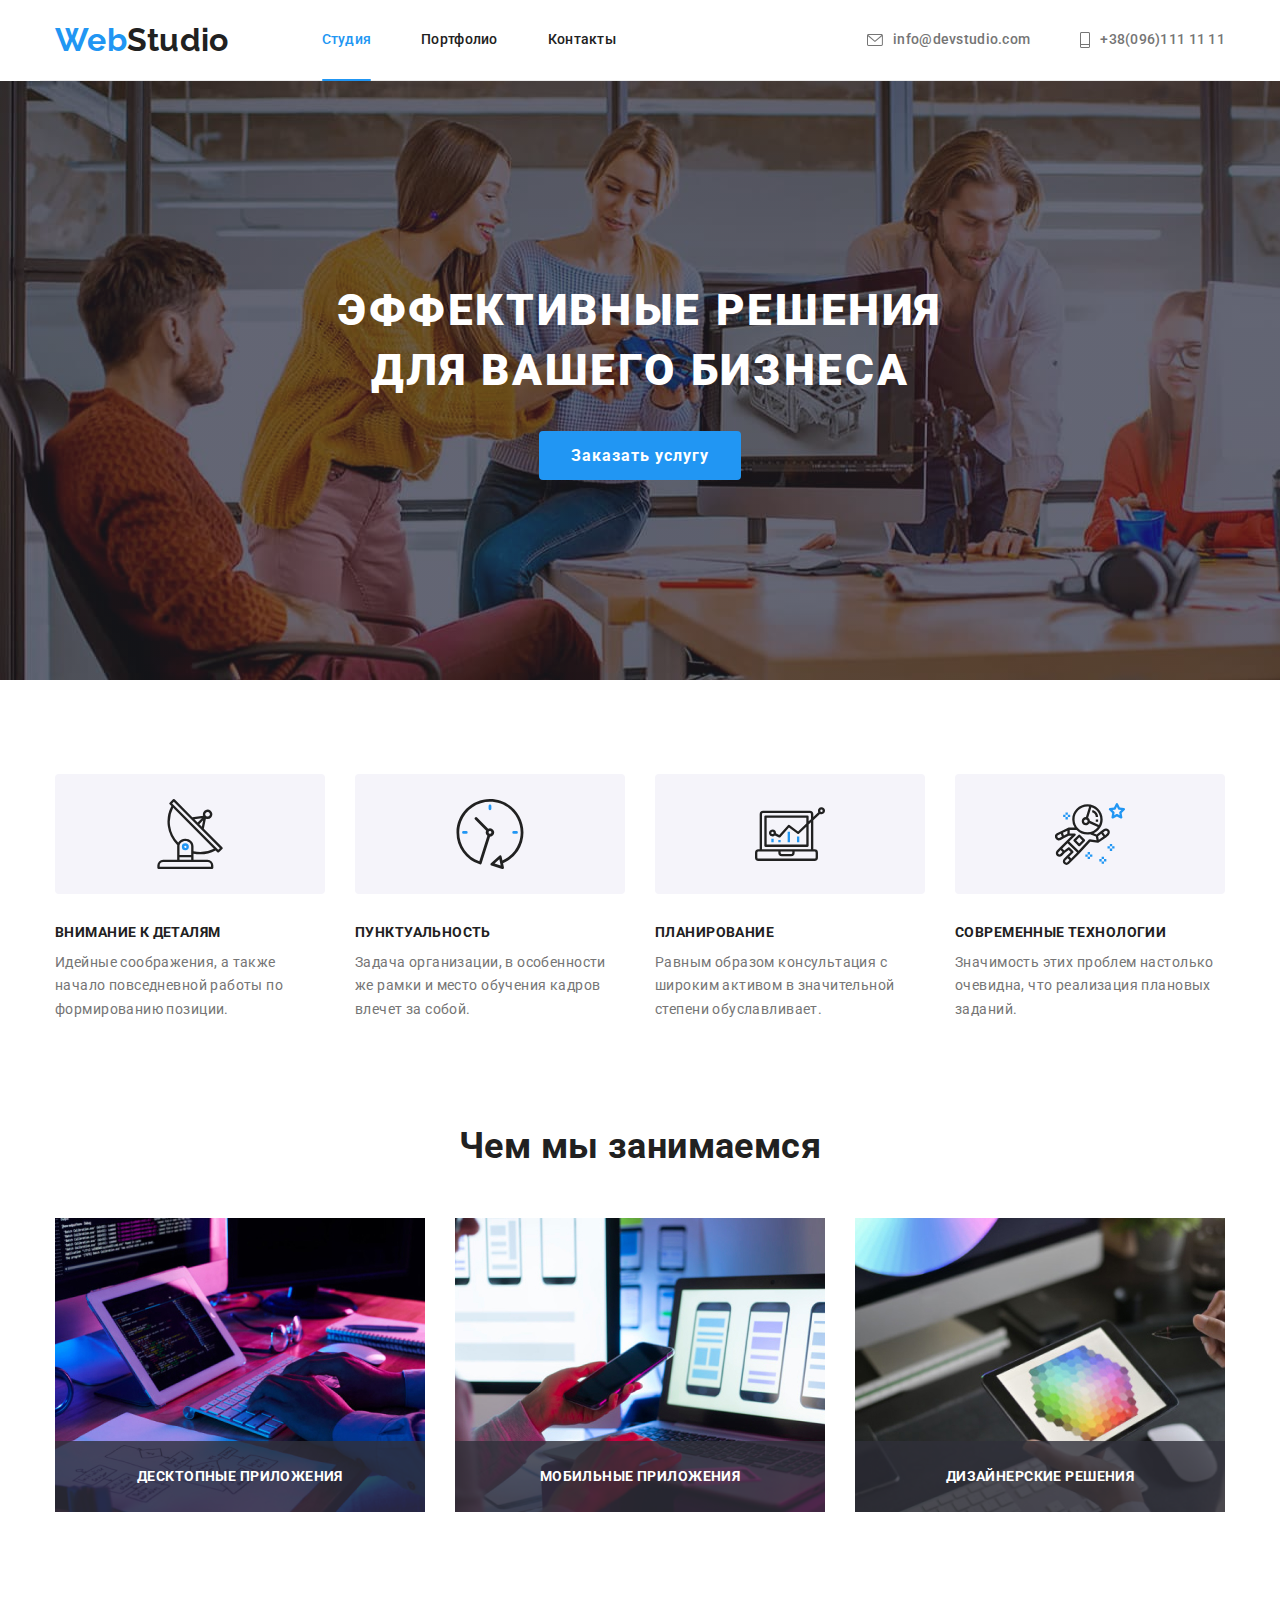
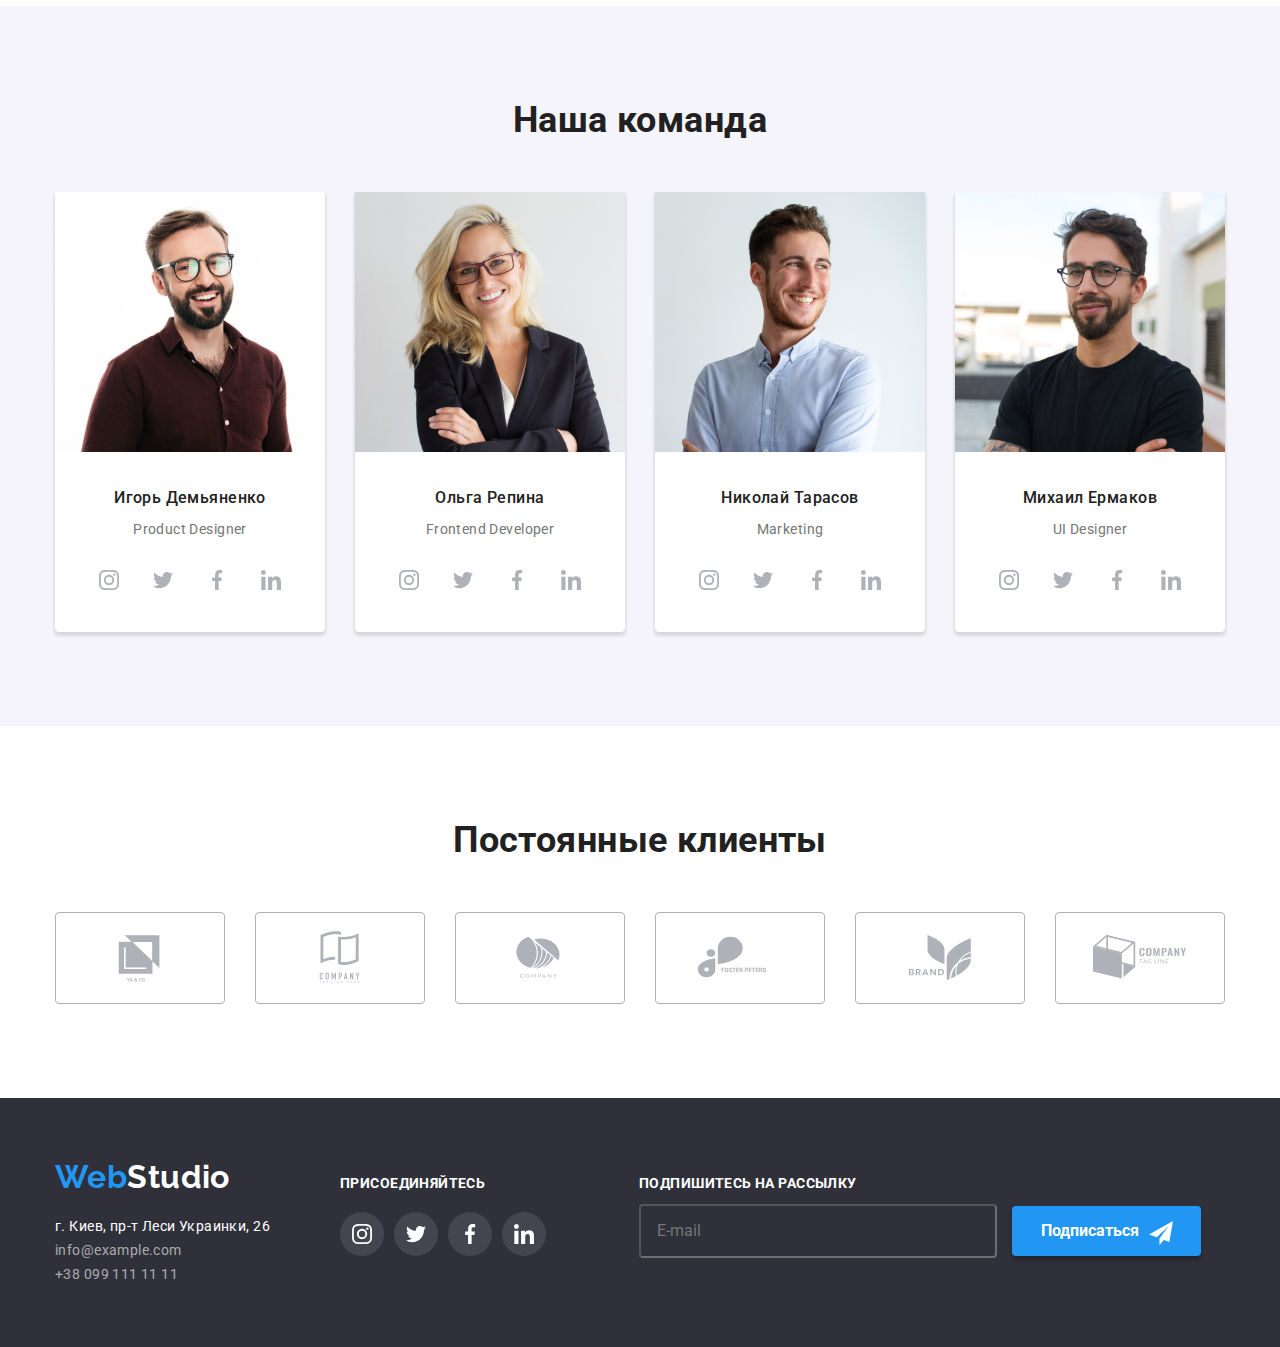
<file: index.html>
<!DOCTYPE html>
<html lang="en">

<head>
   <meta charset="utf-8">
   <title>GoIt Home Work7</title>
   <link rel="preconnect" href="https://fonts.googleapis.com">
   <link rel="preconnect" href="https://fonts.gstatic.com" crossorigin>
   <link href="https://fonts.googleapis.com/css2?family=Raleway:wght@700&family=Roboto:wght@400;500;700&display=swap"
      rel="stylesheet">
   <link rel="stylesheet"
      href="https://cdnjs.cloudflare.com/ajax/libs/modern-normalize/1.0.0/modern-normalize.min.css" />
   <!--<link rel="stylesheet" href="./css/styles.css">-->
   <link rel="stylesheet" href="./css/main.min.css">
</head>

<body class="page">

   <header class="header">
      <div class="container header__conteiner">
         <nav class="nav">
            <a href=" index.html" class="logo nav--logo"><span style="color: var(--accent-color)">Web</span>Studio</a>

            <ul class="header__nav">
               <li class="header__list"><a class="header__link current" href="index.html">Студия</a></li>
               <li class="header__list"><a class="header__link" href="portfolio.html">Портфолио</a></li>
               <li class="header__list"><a class="header__link" href="">Контакты</a></li>
            </ul>
         </nav>

         <ul class="header__info">
            <li class="header__info-list">

               <a class="header__info-link" href="mailto:info@devstudio.com">
                  <svg class="header__info-icon" width="16" height="12">
                     <use href="./img/icon/icons.svg#icon-envelope"></use>
                  </svg>
                  info@devstudio.com</a>
            </li>
            <li class="header__info-list">
               <a class="header__info-link" href="tel:+380961111111">
                  <svg class="header__info-icon" width="10" height="16">
                     <use href="./img/icon/icons.svg#icon-phone"></use>
                  </svg>
                  +38(096)111 11 11</a>
            </li>
         </ul>
      </div>
   </header>

   <main>
      <!--секція Герой-->
      <section class="section herostyle background-hero">
         <div class="container hero">

            <h1 class="hero__title">Эффективные решения для вашего бизнеса</h1>

            <button type="button" class="button hero--button" name="Order services" data-modal-open>Заказать
               услугу</button>

         </div>
      </section>

      <!--секція Особливості-->
      <section class="section special">

         <div class="container galery">

            <h2 class="galery__title visually-hidden">Особенности</h2>

            <ul class="galery__card">
               <li class="galery__list">
                  <div class="galery__card-icon">
                     <svg class="galery__icon" width="70" height="70">
                        <use href="./img/icon/icons.svg#icon-antenna"></use>
                     </svg>
                  </div>
                  <h3 class="galery__subtitle">Внимание к деталям</h3>
                  <p class="galery__text">Идейные соображения, а также начало повседневной работы по формированию
                     позиции.
                  </p>
               </li>

               <li class="galery__list">
                  <div class="galery__card-icon">
                     <svg class="galery__icon" width="70" height="70">
                        <use href="./img/icon/icons.svg#icon-clock"></use>
                     </svg>
                  </div>
                  <h3 class="galery__subtitle">Пунктуальность</h3>
                  <p class="galery__text">Задача организации, в особенности же рамки и место обучения кадров влечет за
                     собой.</p>
               </li>

               <li class="galery__list">
                  <div class="galery__card-icon">
                     <svg class="galery__icon" width="70" height="70">
                        <use href="./img/icon/icons.svg#icon-diagram"></use>
                     </svg>
                  </div>
                  <h3 class="galery__subtitle">Планирование</h3>
                  <p class="galery__text">Равным образом консультация с широким активом в значительной степени
                     обуславливает.</p>
               </li>

               <li class="galery__list">
                  <div class="galery__card-icon">
                     <svg class="galery__icon" width="70" height="70">
                        <use href="./img/icon/icons.svg#icon-astronaut"></use>
                     </svg>
                  </div>
                  <h3 class="galery__subtitle">Современные технологии</h3>
                  <p class="galery__text">Значимость этих проблем настолько очевидна, что реализация плановых заданий.
                  </p>
               </li>

            </ul>
         </div>
      </section>

      <!--секція Галерея-->
      <section class="section work">

         <div class=" container work__list">

            <h2 class="work__title">Чем мы занимаемся</h2>

            <ul class="work__card">

               <li class="work__img">

                  <img class="work__pict" src="./img/box1.jpg" alt="Desk top" width="370" height="294">
                  <p class="work__label">Десктопные приложения</p>

               </li>

               <li class="work__img">

                  <img class="work__pict" src="./img/box2.jpg " alt="Mobile phone" width="370" height="294">
                  <p class="work__label">Мобильные приложения</p>

               </li>

               <li class="work__img">

                  <img class="work__pict" src="./img/box3.jpg " alt="Tabl" width="370" height="294">
                  <p class="work__label">Дизайнерские решения</p>
               </li>
            </ul>

         </div>
      </section>

      <!--секція Команда-->
      <section class="section team">
         <div class="container teams__list">
            <h2 class="team__title">Наша команда</h2>
            <ul class="team__card">

               <li class="team__pict">
                  <img src="./img/card1.jpg" alt="Desk top" width="270">
                  <div class="team__personal">
                     <h3 class="team__name">Игорь Демьяненко</h3>
                     <p class="team__position">Product Designer</p>
                     <ul class="team__tags">
                        <li class="team__link">
                           <a class="team__socials" href="https://www.instagram.com/" target="_blank"
                              rel="noopener noreferrer" aria-label="Инстаграм">

                              <svg class="team__icon" width="20" height="20">
                                 <use href="./img/icon/icons.svg#icon-instagram"></use>
                              </svg>
                           </a>
                        </li>
                        <li class="team__link">
                           <a class="team__socials" href="//www.https://twitter.com/" target="_blank"
                              rel="noopener noreferrer" aria-label="Твитер">

                              <svg class="team__icon" width="20" height="20">
                                 <use href="./img/icon/icons.svg#icon-twitter"></use>
                              </svg>
                           </a>
                        </li>
                        <li class="team__link">
                           <a class="team__socials" href="https://www.facebook.com/" target="_blank"
                              rel="noopener noreferrer" aria-label="Фейсбук">

                              <svg class="team__icon" width="20" height="20">
                                 <use href="./img/icon/icons.svg#icon-facebook"></use>
                              </svg>
                           </a>
                        </li>
                        <li class="team__link">
                           <a class="team__socials" href="https://www.linkedin.com/" target="_blank"
                              rel="noopener noreferrer" aria-label="Линкедин">

                              <svg class="team__icon" width="20" height="20">
                                 <use href="./img/icon/icons.svg#icon-linkedin"></use>
                              </svg>
                           </a>
                        </li>
                     </ul>
                  </div>
               </li>
               <li class="team__pict">
                  <img src="./img/card2.jpg" alt="Desk top" width="270">
                  <div class="team__personal">
                     <h3 class="team__name">Ольга Репина</h3>
                     <p class="team__position">Frontend Developer</p>
                     <ul class="team__tags">
                        <li class="team__link">
                           <a class="team__socials" href="https://www.instagram.com/" target="_blank"
                              rel="noopener noreferrer" aria-label="Инстаграм">

                              <svg class="team__icon" width="20" height="20">
                                 <use href="./img/icon/icons.svg#icon-instagram"></use>
                              </svg>
                           </a>
                        </li>
                        <li class="team__link">
                           <a class="team__socials" href="//www.https://twitter.com/" target="_blank"
                              rel="noopener noreferrer" aria-label="Твитер">

                              <svg class="team__icon" width="20" height="20">
                                 <use href="./img/icon/icons.svg#icon-twitter"></use>
                              </svg>
                           </a>
                        </li>
                        <li class="team__link">
                           <a class="team__socials" href="https://www.facebook.com/" target="_blank"
                              rel="noopener noreferrer" aria-label="Фейсбук">

                              <svg class="team__icon" width="20" height="20">
                                 <use href="./img/icon/icons.svg#icon-facebook"></use>
                              </svg>
                           </a>
                        </li>
                        <li class="team__link">
                           <a class="team__socials" href="https://www.linkedin.com/" target="_blank"
                              rel="noopener noreferrer" aria-label="Линкедин">

                              <svg class="team__icon" width="20" height="20">
                                 <use href="./img/icon/icons.svg#icon-linkedin"></use>
                              </svg>
                           </a>
                        </li>
                     </ul>
                  </div>
               </li>

               <li class="team__pict"><img src="./img/card3.jpg" alt="Desk top" width="270">
                  <div class="team__personal">
                     <h3 class="team__name">Николай Тарасов</h3>
                     <p class="team__position">Marketing</p>
                     <ul class="team__tags">
                        <li class="team__link">
                           <a class="team__socials" href="https://www.instagram.com/" target="_blank"
                              rel="noopener noreferrer" aria-label="Инстаграм">

                              <svg class="team__icon" width="20" height="20">
                                 <use href="./img/icon/icons.svg#icon-instagram"></use>
                              </svg>
                           </a>
                        </li>
                        <li class="team__link">
                           <a class="team__socials" href="//www.https://twitter.com/" target="_blank"
                              rel="noopener noreferrer" aria-label="Твитер">

                              <svg class="team__icon" width="20" height="20">
                                 <use href="./img/icon/icons.svg#icon-twitter"></use>
                              </svg>
                           </a>
                        </li>
                        <li class="team__link">
                           <a class="team__socials" href="https://www.facebook.com/" target="_blank"
                              rel="noopener noreferrer" aria-label="Фейсбук">

                              <svg class="team__icon" width="20" height="20">
                                 <use href="./img/icon/icons.svg#icon-facebook"></use>
                              </svg>
                           </a>
                        </li>
                        <li class="team__link">
                           <a class="team__socials" href="https://www.linkedin.com/" target="_blank"
                              rel="noopener noreferrer" aria-label="Линкедин">

                              <svg class="team__icon" width="20" height="20">
                                 <use href="./img/icon/icons.svg#icon-linkedin"></use>
                              </svg>
                           </a>
                        </li>
                     </ul>
                  </div>
               </li>


               <li class="team__pict"><img src="./img/card4.jpg" alt="Desk top" width="270">
                  <div class="team__personal">
                     <h3 class="team__name">Михаил Ермаков</h3>
                     <p class="team__position">UI Designer</p>
                     <ul class="team__tags">
                        <li class="team__link">
                           <a class="team__socials" href="https://www.instagram.com/" target="_blank"
                              rel="noopener noreferrer" aria-label="Инстаграм">

                              <svg class="team__icon" width="20" height="20">
                                 <use href="./img/icon/icons.svg#icon-instagram"></use>
                              </svg>
                           </a>
                        </li>
                        <li class="team__link">
                           <a class="team__socials" href="//www.https://twitter.com/" target="_blank"
                              rel="noopener noreferrer" aria-label="Твитер">

                              <svg class="team__icon" width="20" height="20">
                                 <use href="./img/icon/icons.svg#icon-twitter"></use>
                              </svg>
                           </a>
                        </li>
                        <li class="team__link">
                           <a class="team__socials" href="https://www.facebook.com/" target="_blank"
                              rel="noopener noreferrer" aria-label="Фейсбук">

                              <svg class="team__icon" width="20" height="20">
                                 <use href="./img/icon/icons.svg#icon-facebook"></use>
                              </svg>
                           </a>
                        </li>
                        <li class="team__link">
                           <a class="team__socials" href="https://www.linkedin.com/" target="_blank"
                              rel="noopener noreferrer" aria-label="Линкедин">

                              <svg class="team__icon" width="20" height="20">
                                 <use href="./img/icon/icons.svg#icon-linkedin"></use>
                              </svg>
                           </a>
                        </li>
                     </ul>
                  </div>
               </li>

            </ul>
         </div>
      </section>

      <!--секція Постійні клієнти-->
      <section class="section client">
         <div class="container client__general">
            <h2 class="client__title">Постоянные клиенты</h2>

            <ul class="client__card">
               <li class="client__list">
                  <a class="client__link" href="">
                     <svg class="client__icon" width="106" height="60">
                        <use href="./img/icon/icons.svg#icon-logo"></use>
                     </svg></a>
               </li>
               <li class="client__list">
                  <a class="client__link" href="">
                     <svg class="client__icon" width="106" height="60">
                        <use href="./img/icon/icons.svg#icon-logo-1"></use>
                     </svg></a>
               </li>
               <li class="client__list">
                  <a class="client__link" href="">
                     <svg class="client__icon" width="106" height="60">
                        <use href="./img/icon/icons.svg#icon-logo-2"></use>
                     </svg></a>
               </li>
               <li class="client__list">
                  <a class="client__link" href="">
                     <svg class="client__icon" width="106" height="60">
                        <use href="./img/icon/icons.svg#icon-logo-3"></use>
                     </svg></a>
               </li>
               <li class="client__list">
                  <a class="client__link" href="">
                     <svg class="client__icon" width="106" height="60">
                        <use href="./img/icon/icons.svg#icon-logo-4"></use>
                     </svg></a>
               </li>
               <li class="client__list">
                  <a class="client__link" href="">
                     <svg class="client__icon" width="106" height="60">
                        <use href="./img/icon/icons.svg#icon-logo-5"></use>
                     </svg></a>
               </li>
            </ul>
         </div>
      </section>
   </main>

   <!--секція Футер-->
   <footer class="section footer">

      <div class="container footer__style">

         <!--<h2 class="visually-hidden">Address</h2>-->
         <div class="footer__box">
            <a class="logo footer--logo" href="index.html"><span style="color: var(--accent-color)">Web</span>Studio</a>
            <address class="footer__adress">

               <ul class="footer__card">
                  <li class="footer__list"><a class="footer__link" href="addres:г.Киев,пр-тЛесиУкраинки,26">г. Киев,
                        пр-т
                        Леси
                        Украинки,
                        26</a>
                  </li>
                  <li class="footer__list"><a class="footer__list-link"
                        href="mailto:info@example.com">info@example.com</a>
                  </li>
                  <li class="footer__list"><a class="footer__list-link" href="tel:+380991111111">+38 099 111 11 11</a>
                  </li>
               </ul>
            </address>
         </div>
         <div class="footer__common">
            <h2 class="footer__name">Присоединяйтесь</h2>
            <ul class="footer__tags">
               <li class="footer__tags-list">
                  <a class="footer__tags-logo" href="https://www.instagram.com/" target="_blank"
                     rel="noopener noreferrer" aria-label="Инстаграм">

                     <svg class="icon icon__footer" width="20" height="20">
                        <use href="./img/icon/icons.svg#icon-instagram"></use>
                     </svg>
                  </a>
               </li>
               <li class="footer__tags-list">
                  <a class="footer__tags-logo" href="//www.https://twitter.com/" target="_blank"
                     rel="noopener noreferrer" aria-label="Твитер">

                     <svg class="icon icon__footer" width="20" height="20">
                        <use href="./img/icon/icons.svg#icon-twitter"></use>
                     </svg>
                  </a>
               </li>
               <li class="footer__tags-list">
                  <a class="footer__tags-logo" href="https://www.facebook.com/" target="_blank"
                     rel="noopener noreferrer" aria-label="Фейсбук">

                     <svg class="icon icon__footer" width="20" height="20">
                        <use href="./img/icon/icons.svg#icon-facebook"></use>
                     </svg>
                  </a>
               </li>
               <li class="footer__tags-list">
                  <a class="footer__tags-logo" href="https://www.linkedin.com/" target="_blank"
                     rel="noopener noreferrer" aria-label="Линкедин">

                     <svg class="icon icon__footer" width="20" height="20">
                        <use href="./img/icon/icons.svg#icon-linkedin"></use>
                     </svg>
                  </a>
               </li>
            </ul>
         </div>


         <div class="footer__subscription">
            <h2 class="footer__subscription-name">Подпишитесь на рассылку</h2>

            <div class="footer__form">
               <form name="subscription">

                  <input class="footer__form-email" type="email" name="email" placeholder="E-mail" autocomplete="email"
                     required minlength="3" />
                  <button class="footer__form-btn" type="submit">Подписаться
                     <svg class="footer__form-icon" width="24" height="24">
                        <use href="./img/icon/icons.svg#icon-send"></use>
                     </svg>
                  </button>

               </form>
            </div>
         </div>
      </div>

   </footer>




   <div class="backdrop is-hidden" data-modal>
      <div class="modal">
         <p class="modal__title">Оставьте свои данные, мы вам перезвоним</p>
         <form class="modal__form">
            <label class="modal__label">
               <span class="modal__name">Имя</span>
               <input class="modal__frame" type="text" name="user" placeholder=" " />
               <svg class="modal__icon" width="18" height="18">
                  <use href="./img/icon/icons.svg#icon-name"></use>
               </svg>
            </label>

            <label class="modal__label">
               <span class="modal__name">Телефон</span>
               <input class="modal__frame" type="tel" name="phone" placeholder=" " />
               <svg class="modal__icon" width="18" height="18">
                  <use href="./img/icon/icons.svg#icon-phone2"></use>
               </svg>
            </label>

            <label class="modal__label">
               <span class="modal__name">Почта</span>
               <input class="modal__frame" type="email" name="email" placeholder=" " />
               <svg class="modal__icon" width="18" height="18">
                  <use href="./img/icon/icons.svg#icon-email"></use>
               </svg>
            </label>

            <label class="modal__label">
               <span class="modal__name">Комментарий</span>

               <textarea class="modal__frame text" name="feedback" rows="5" placeholder="Введите текст"></textarea>


            </label>

            <label class="modal__checkbox">

               <input class="checkbox hidden-checked" type="checkbox" name="check" />
               <span class="modal__checkbox-icon">
                  <svg class="checked-iconform" width="16" height="15">
                     <use href="./img/icon/icons.svg#icon-check"></use>
                  </svg>
               </span>
               <span class="modal__checkbox-comment">Соглашаюсь с рассылкой и принимаю &nbsp;
                  <a class="modal__checkbox-agree" href="">Условия договора</a>
               </span>
            </label>
            <button class="button modal--button" type="Submit">Отправить</button>

         </form>




         <button class="modal__checkbox-button" data-modal-close>
            <svg class="modal__button-icon" width="18" height="18">
               <use href="./img/icon/icons.svg#icon-close-black"></use>
            </svg>
         </button>
      </div>

   </div>

   <script src="./modal.js"></script>
</body>

</html>
</file>
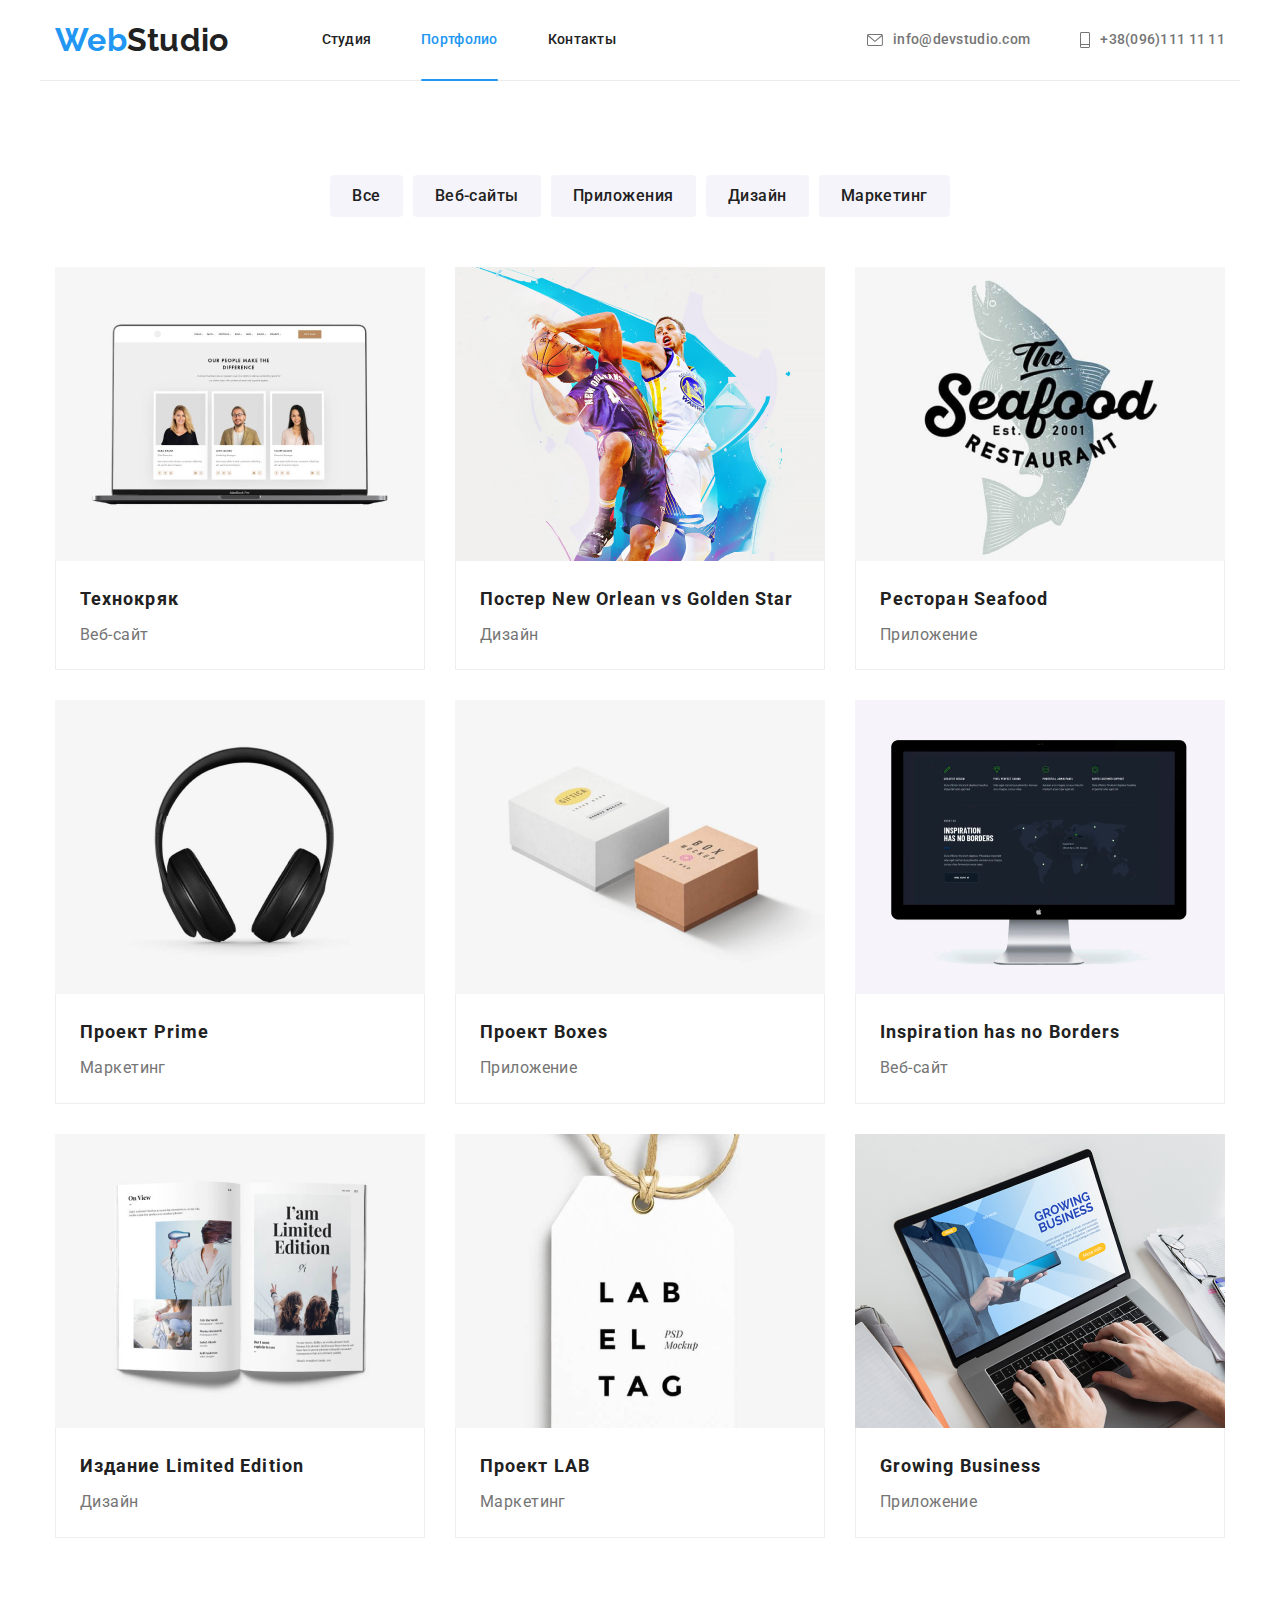
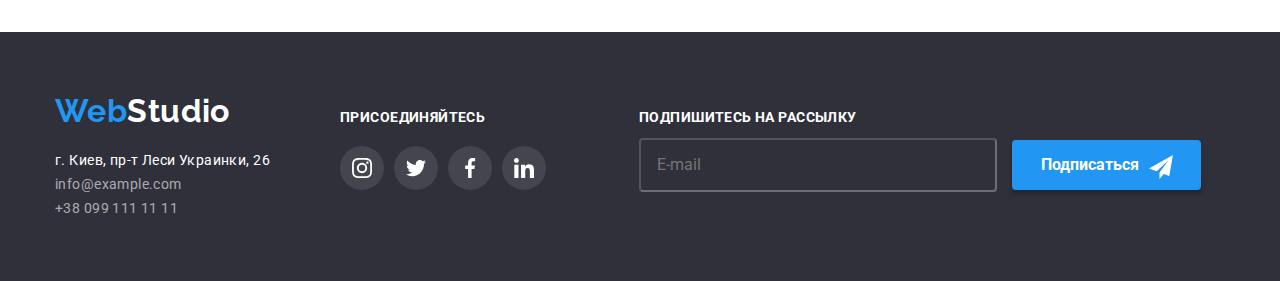
<file: portfolio.html>
<!DOCTYPE html>
<html lang="en">

<head>
   <meta charset="utf-8">
   <title>GoIt Home Work7</title>
   <link rel="preconnect" href="https://fonts.googleapis.com">
   <link rel="preconnect" href="https://fonts.gstatic.com" crossorigin>
   <link href="https://fonts.googleapis.com/css2?family=Raleway:wght@700&family=Roboto:wght@400;500;700&display=swap"
      rel="stylesheet">
   <link rel="stylesheet"
      href="https://cdnjs.cloudflare.com/ajax/libs/modern-normalize/1.0.0/modern-normalize.min.css" />
   <!--<link rel="stylesheet" href="./css/styles.css">-->
   <link rel="stylesheet" href="./css/main.min.css">
</head>

<body class="page">
   <!--загальний стайл body-->
   <header class="header">
      <div class="container header__conteiner">
         <nav class="nav">
            <a href=" index.html" class="logo nav--logo"><span style="color: var(--accent-color)">Web</span>Studio</a>

            <ul class="header__nav">
               <li class="header__list"><a class="header__link" href="index.html">Студия</a></li>
               <li class="header__list"><a class="header__link current" href="portfolio.html">Портфолио</a></li>
               <li class="header__list"><a class="header__link" href="">Контакты</a></li>
            </ul>
         </nav>

         <ul class="header__info">
            <li class="header__info-list">

               <a class="header__info-link" href="mailto:info@devstudio.com">
                  <svg class="header__info-icon" width="16" height="12">
                     <use href="./img/icon/icons.svg#icon-envelope"></use>
                  </svg>
                  info@devstudio.com</a>
            </li>
            <li class="header__info-list">
               <a class="header__info-link" href="tel:+380961111111">
                  <svg class="header__info-icon" width="10" height="16">
                     <use href="./img/icon/icons.svg#icon-phone"></use>
                  </svg>
                  +38(096)111 11 11</a>
            </li>
         </ul>
      </div>
   </header>



   <main>
      <section class="section content">

         <div class="container content">

            <!--<h1 class="portfolio visually-hidden">Портфоліо</h1>-->

            <ul class="content__cards">
               <li class="content__list"><button type="button" class="content__btn">Все</button>
               </li>
               <li class="content__list"><button type="button" class="content__btn">Веб-сайты</button></li>
               <li class="content__list"><button type="button" class="content__btn">Приложения</button></li>
               <li class="content__list"><button type="button" class="content__btn">Дизайн</button></li>
               <li class="content__list"><button type="button" class="content__btn">Маркетинг</button></li>
            </ul>


            <ul class="content__menu">

               <li class="content__menu-card">
                  <a class="content__menu-link" href="">

                     <div class="content__card">

                        <img class="content__card-img" src="./img/Three-people.jpg" alt="Три людини" width="370"
                           height="294">

                        <p class="content__card-label">Ресурс предлагает комплексные предложения с разным уровнем
                           функционала и
                           сервисов. Все это
                           позволит посетителю получить исчерпывающие сведения о компании или частном лице.
                        </p>
                     </div>
                     <div class="content__subcard">
                        <h2 class="content__name">Технокряк</h2>
                        <p class="content__site">Веб-сайт</p>
                     </div>
                  </a>
               </li>

               <li class="content__menu-card">
                  <a class="content__menu-link" href="">

                     <div class="content__card">

                        <img class="content__card-img
                     " src="./img/two-basketman.jpg" alt="Два баскетболісти" width="370" height="294">

                        <p class="content__card-label">Ресурс предлагает комплексные предложения с разным уровнем
                           функционала и
                           сервисов. Все это
                           позволит посетителю получить исчерпывающие сведения о компании или частном лице.
                        </p>
                     </div>
                     <div class="content__subcard">
                        <h2 class="content__name">Постер New Orlean vs Golden Star</h2>
                        <p class="content__site">Дизайн</p>
                     </div>
                  </a>
               </li>

               <li class="content__menu-card">
                  <a class="content__menu-link" href="">

                     <div class="content__card">

                        <img class="content__card-img" src="./img/seefood.jpg" alt="Постер морська їжа" width="370"
                           height="294">

                        <p class="content__card-label">Ресурс предлагает комплексные предложения с разным уровнем
                           функционала и
                           сервисов. Все это
                           позволит посетителю получить исчерпывающие сведения о компании или частном лице.
                        </p>
                     </div>
                     <div class="content__subcard">
                        <h2 class="content__name">Ресторан Seafood</h2>
                        <p class="content__site">Приложение</p>
                     </div>
                  </a>
               </li>

               <li class="content__menu-card">
                  <a class="content__menu-link" href="">

                     <div class="content__card">

                        <img class="content__card-img" src="./img/headphone.jpg" alt="Навушники" width="370"
                           height="294">

                        <p class="content__card-label">Ресурс предлагает комплексные предложения с разным уровнем
                           функционала и
                           сервисов. Все это
                           позволит посетителю получить исчерпывающие сведения о компании или частном лице.
                        </p>
                     </div>
                     <div class="content__subcard">
                        <h2 class="content__name">Проект Prime</h2>
                        <p class="content__site">Маркетинг</p>
                     </div>
                  </a>
               </li>

               <li class="content__menu-card">
                  <a class="content__menu-link" href="">

                     <div class="content__card">

                        <img class="content__card-img" src="./img/two-box.jpg" alt="Два бокси" width="370" height="294">

                        <p class="content__card-label">Ресурс предлагает комплексные предложения с разным уровнем
                           функционала и
                           сервисов. Все это
                           позволит посетителю получить исчерпывающие сведения о компании или частном лице.
                        </p>
                     </div>
                     <div class="content__subcard">
                        <h2 class="content__name">Проект Boxes</h2>
                        <p class="content__site">Приложение</p>
                     </div>
                  </a>
               </li>

               <li class="content__menu-card">
                  <a class="content__menu-link" href="">

                     <div class="content__card">

                        <img class="content__card-img" src="./img/desktop.jpg" alt="Монітор компьютера" width="370"
                           height="294">

                        <p class="content__card-label">Ресурс предлагает комплексные предложения с разным уровнем
                           функционала и
                           сервисов. Все это
                           позволит посетителю получить исчерпывающие сведения о компании или частном лице.
                        </p>
                     </div>
                     <div class="content__subcard">
                        <h2 class="content__name">Inspiration has no Borders</h2>
                        <p class="content__site">Веб-сайт</p>
                     </div>
                  </a>
               </li>

               <li class="content__menu-card">
                  <a class="content__menu-link" href="">

                     <div class="content__card">

                        <img class="content__card-img" src="./img/magazine.jpg" alt="Журнал" width="370" height="294">

                        <p class="content__card-label">Ресурс предлагает комплексные предложения с разным уровнем
                           функционала и
                           сервисов. Все это
                           позволит посетителю получить исчерпывающие сведения о компании или частном лице.
                        </p>
                     </div>
                     <div class="content__subcard">
                        <h2 class="content__name">Издание Limited Edition</h2>
                        <p class="content__site">Дизайн</p>
                     </div>
                  </a>
               </li>

               <li class="content__menu-card">
                  <a class="content__menu-link" href="">

                     <div class="content__card">

                        <img class="content__card-img" src="./img/alphabet.jpg" alt="Алфавіт" width="370" height="294">

                        <p class="content__card-label">Ресурс предлагает комплексные предложения с разным уровнем
                           функционала и
                           сервисов. Все это
                           позволит посетителю получить исчерпывающие сведения о компании или частном лице.
                        </p>
                     </div>
                     <div class="content__subcard">
                        <h2 class="content__name">Проект LAB</h2>
                        <p class="content__site">Маркетинг</p>
                     </div>
                  </a>
               </li>

               <li class="content__menu-card">
                  <a class="content__menu-link" href="">

                     <div class="content__card">

                        <img class="content__card-img" src="./img/laptop.jpg" alt="Лап топ" width="370" height="294">

                        <p class="content__card-label">Ресурс предлагает комплексные предложения с разным уровнем
                           функционала и
                           сервисов. Все это
                           позволит посетителю получить исчерпывающие сведения о компании или частном лице.
                        </p>
                     </div>
                     <div class="content__subcard">
                        <h2 class="content__name">Growing Business</h2>
                        <p class="content__site">Приложение</p>
                     </div>
                  </a>
               </li>

            </ul>

         </div>
      </section>
   </main>

   <!--секція Футер-->
   <footer class="section footer">

      <div class="container footer__style">

         <!--<h2 class="visually-hidden">Address</h2>-->
         <div class="footer__box">
            <a class="logo footer--logo" href="index.html"><span style="color: var(--accent-color)">Web</span>Studio</a>
            <address class="footer__adress">

               <ul class="footer__card">
                  <li class="footer__list"><a class="footer__link" href="addres:г.Киев,пр-тЛесиУкраинки,26">г. Киев,
                        пр-т
                        Леси
                        Украинки,
                        26</a>
                  </li>
                  <li class="footer__list"><a class="footer__list-link"
                        href="mailto:info@example.com">info@example.com</a>
                  </li>
                  <li class="footer__list"><a class="footer__list-link" href="tel:+380991111111">+38 099 111 11 11</a>
                  </li>
               </ul>
            </address>
         </div>
         <div class="footer__common">
            <h2 class="footer__name">Присоединяйтесь</h2>
            <ul class="footer__tags">
               <li class="footer__tags-list">
                  <a class="footer__tags-logo" href="https://www.instagram.com/" target="_blank"
                     rel="noopener noreferrer" aria-label="Инстаграм">

                     <svg class="icon icon__footer" width="20" height="20">
                        <use href="./img/icon/icons.svg#icon-instagram"></use>
                     </svg>
                  </a>
               </li>
               <li class="footer__tags-list">
                  <a class="footer__tags-logo" href="//www.https://twitter.com/" target="_blank"
                     rel="noopener noreferrer" aria-label="Твитер">

                     <svg class="icon icon__footer" width="20" height="20">
                        <use href="./img/icon/icons.svg#icon-twitter"></use>
                     </svg>
                  </a>
               </li>
               <li class="footer__tags-list">
                  <a class="footer__tags-logo" href="https://www.facebook.com/" target="_blank"
                     rel="noopener noreferrer" aria-label="Фейсбук">

                     <svg class="icon icon__footer" width="20" height="20">
                        <use href="./img/icon/icons.svg#icon-facebook"></use>
                     </svg>
                  </a>
               </li>
               <li class="footer__tags-list">
                  <a class="footer__tags-logo" href="https://www.linkedin.com/" target="_blank"
                     rel="noopener noreferrer" aria-label="Линкедин">

                     <svg class="icon icon__footer" width="20" height="20">
                        <use href="./img/icon/icons.svg#icon-linkedin"></use>
                     </svg>
                  </a>
               </li>
            </ul>
         </div>


         <div class="footer__subscription">
            <h2 class="footer__subscription-name">Подпишитесь на рассылку</h2>

            <div class="footer__form">
               <form name="subscription">

                  <input class="footer__form-email" type="email" name="email" placeholder="E-mail" autocomplete="email"
                     required minlength="3" />
                  <button class="footer__form-btn" type="submit">Подписаться
                     <svg class="footer__form-icon" width="24" height="24">
                        <use href="./img/icon/icons.svg#icon-send"></use>
                     </svg>
                  </button>

               </form>
            </div>
         </div>
      </div>

   </footer>
</body>

</html>
</file>
<file: css/main.min.css>
:root{--main-text-color: #757575;--title-text-color: #212121;--main-color: #FFFFFF;--accent-color: #2196F3;--hover-color: #188CE8;--accent-second-color: #F5F4FA;--footer-color: rgba(255, 255, 255, 0.6);--grey-color: #2F303A;--main-color: #FFFFFF;--main-font: "Roboto", serif;--logo-font: "Raleway", sans-serif}.section{padding-top:94px;padding-bottom:94px}.container{width:1200px;padding-left:15px;padding-right:15px;margin-left:auto;margin-right:auto}.page{color:var(--main-text-color);background-color:var(--main-color);font-family:var(--main-font);font-style:normal;font-weight:400;font-size:14px;line-height:1.7;letter-spacing:0.03em;position:static}ul,ol{list-style:none;margin:0;padding:0}a{text-decoration:none;color:currentColor}h1,h2,h3,p{margin:0}.backdrop{position:fixed;top:0;left:0;width:100%;height:100%;background-color:rgba(0,0,0,0.2);transition-property:transform, opacity;transition-duration:2s;transition-timing-function:cubic-bezier(0.4, 0, 0.2, 1);transform:scale(1)}.backdrop.is-hidden{opacity:0;pointer-events:none;transform:scale(0)}.modal__form{display:flex;flex-direction:column}.modal__label{display:flex;flex-direction:column;position:relative}.modal__title{font-weight:700;color:#757575;font-size:20px;line-height:1.17}.modal__name{color:#757575;font-size:12px;line-height:1.17;margin-top:10px;margin-bottom:4px}.modal__frame{border:1px solid rgba(33,33,33,0.2);border-radius:4px;height:40px;box-sizing:border-box;padding-left:42px;outline:transparent;transition-property:border-color;transition-duration:250ms;transition-timing-function:cubic-bezier(0.4, 0, 0.2, 1)}.modal__frame:placeholder-shown{border-color:rgba(33,33,33,0.2)}.modal__frame:not(:placeholder-shown){border-color:var(--accent-color)}.modal__framee:not(:placeholder-shown)+.modal__icon{fill:var(--accent-color)}.modal__frame:hover+.modal__icon,.modal__frame:hover+.modal__icon{fill:var(--accent-color)}.modal__frame:hover,.modal__frame:focus{border-color:var(--accent-color)}.modal__icon{fill:var(--title-text-color);position:absolute;top:40px;left:12px;transition-property:fill;transition-duration:250ms;transition-timing-function:cubic-bezier(0.4, 0, 0.2, 1)}.text{height:120px;resize:none;color:rgba(117,117,117,0.5);padding-top:12px;padding-bottom:12px;padding-left:16px;padding-right:16px;outline:transparent;margin-bottom:25px}.modal__checkbox{display:flex;justify-content:center;align-items:center;margin-bottom:30px}.modal__checkbox-comment{display:flex;color:var(--main-text-color);font-size:14px;line-height:1.7;margin-left:8px}.modal__checkbox-agree{color:var(--accent-color);text-decoration:underline;display:flex;align-items:center}.modal__checkbox-icon{width:16px;height:15px;display:flex;align-items:center;justify-content:center;border:1px solid black;background-color:transparent}.checkbox:checked+.modal__checkbox-icon{background-color:var(--accent-color);border-color:transparent}.hidden-checked{transform:scale(0)}.visually-hidden{position:fixed;transform:scale(0)}.modal{width:528px;height:581px;content:"";background-color:var(--main-color);border-radius:4px;box-shadow:0px 1px 3px rgba(0,0,0,0.12),0px 1px 1px rgba(0,0,0,0.14),0px 2px 1px rgba(0,0,0,0.2);position:relative;top:50%;left:50%;transform:translate(-50%, -50%);padding-top:40px;padding-bottom:40px;padding-left:40px;padding-right:40px}.modal__checkbox-button{background-color:vr(--main-color);border:1px solid rgba(0,0,0,0.1);width:30px;height:30px;border-radius:50%;position:absolute;top:8px;right:8px;display:flex;justify-content:center;align-items:center;cursor:pointer;transition-property:fill;transition-duration:250ms;transition-timing-function:cubic-bezier(0.4, 0, 0.2, 1)}.modal__checkbox-button:hover,.modal__checkbox-button:focus{fill:var(--accent-color)}.modal--button{margin-left:auto;margin-right:auto;width:200px;color:var(--main-color);padding-top:10px;padding-bottom:10px;box-shadow:0px 4px 4px rgba(0,0,0,0.15)}.modal--button:hover,.modal--button:focus{background-color:var(--hover-color)}.header__conteiner{display:flex;align-items:center;font-weight:500;line-height:1.17;letter-spacing:0.02em;background-color:var(--main-color);border-bottom:1px solid #ECECEC}.nav{display:flex;align-items:center}.header__nav{display:flex}.header__list:not(:last-child){margin-right:50px}.header__link{color:var(--title-text-color);font-size:14px;line-height:1.14;padding-top:32px;padding-bottom:32px;display:flex;position:relative;transition-property:color;transition-duration:250ms;transition-timing-function:cubic-bezier(0.4, 0, 0.2, 1)}.header__link:hover,.header__link:focus{color:var(--accent-color)}.current{color:var(--accent-color)}.current::after{position:absolute;bottom:-1px;content:"";display:block;width:100%;height:2px;background-color:var(--accent-color);border-radius:2px}.header__info{display:flex;font-weight:500;line-height:1.14;margin-left:auto;margin-right:0px}.header__info-list:not(:first-child){margin-left:50px}.header__info-link{color:var(--main-text-color);text-decoration:none;padding-top:32px;padding-bottom:32px;display:flex;align-items:center;transition-property:color;transition-duration:250ms;transition-timing-function:cubic-bezier(0.4, 0, 0.2, 1)}.header__info-link:hover,.header__info-link:focus{color:var(--accent-color)}.header__info-link:hover .header__info-icon{fill:var(--accent-color)}.header__info-icon{fill:var(--main-text-color);margin-right:10px;transition-property:fill;transition-duration:250ms;transition-timing-function:cubic-bezier(0.4, 0, 0.2, 1)}.nav--logo{color:var(--title-text-color);margin-right:93px;display:flex}.section.herostyle{padding-top:200px;padding-bottom:200px;background-color:var(--grey-color);text-align:center}.background-hero{max-width:1600px;background-image:linear-gradient(to top, rgba(47,48,58,0.4), rgba(47,48,58,0.4)),url(../img/icon/general-img.jpg);background-repeat:no-repeat;margin-left:auto;margin-right:auto}.hero__title{width:696px;color:var(--main-color);text-transform:uppercase;font-weight:900;font-size:44px;line-height:1.36;letter-spacing:0.06em;margin-right:auto;margin-left:auto}.hero--button{color:var(--main-color);margin-top:30px;padding-top:10px;padding-bottom:10px}.hero--button:hover,.hero--button:focus{background-color:var(--hover-color)}.current-button{color:var(--main-color);background-color:var(--accent-color)}.hero{display:block}.galery__card{display:flex;flex-wrap:wrap}.galery__list{width:270px;margin-right:30px}.galery__list:last-child{margin-right:0px}.hero-title::before{display:block;margin-right:20px;width:50px;height:50px;background-color:red}.galery__text{margin-bottom:10px}.galery__subtitle{color:var(--title-text-color);font-size:14px;font-weight:700;line-height:1.17;text-transform:uppercase;margin-top:30px;margin-bottom:10px}.galery__icon{display:block}.galery__card-icon{width:270px;height:120px;background-color:#F5F4FA;border-radius:4px;display:flex;justify-content:center;align-items:center}section.work{padding-top:0px}.work__title{color:var(--title-text-color);font-size:36px;font-weight:700;line-height:1.16;margin-bottom:50px;text-align:center}.work__card{display:flex}.work__img{margin-right:30px;position:relative}.work__img:last-child{margin-right:0px}.work__pict{display:block}.work__label{color:#fff;font-size:14px;font-weight:700;line-height:1.17;text-transform:uppercase;padding-top:27px;padding-bottom:27px;background-color:rgba(47,48,58,0.8);text-align:center;position:absolute;width:100%;bottom:0;left:0}.section.team{background-color:var(--accent-second-color);text-align:center;padding-top:94px;padding-bottom:94px}.team__title{color:var(--title-text-color);font-size:36px;font-weight:700;line-height:1.16;display:flex;justify-content:center}.team__card{margin-top:50px;display:flex}.team__pict{display:block;box-sizing:border-box;width:270px;box-sizing:border-box;background-color:#FFFFFF;border-bottom-right-radius:4px;border-bottom-left-radius:4px;box-shadow:0px 3px 3px 1px rgba(0,0,0,0.12);text-align:center}.team__pict.img{display:block}.team__pict:not(:last-child){margin-right:30px}.team__personal{padding-top:30px;padding-bottom:30px}.team__name{color:var(--title-text-color);font-size:16px;font-weight:500;line-height:1.18;display:flex;justify-content:center}.team__position{margin-top:10px;display:flex;justify-content:center}.team__card{display:flex;justify-content:center;align-items:center}.team__tags{display:flex;justify-content:center;margin-top:16px}.team__link{display:flex;flex-direction:row;align-items:center;justify-content:center;margin-right:10px}.team__link:last-child{margin-right:0px}.team__socials{display:flex;background-color:#FFFFFF;width:44px;height:44px;border-radius:50%;align-items:center;justify-content:center;border:none;transition-property:background-color;transition-duration:250ms;transition-timing-function:cubic-bezier(0.4, 0, 0.2, 1)}.team__socials:hover,.team__socials:focus{background-color:var(--hover-color)}.team__socials:hover .team__icon,.team__socials:focus .team__icon{fill:var(--main-color)}.team__icon{display:flex;fill:#afb1b8;transition-property:fill;transition-duration:250ms;transition-timing-function:cubic-bezier(0.4, 0, 0.2, 1)}.section.client{padding-top:94px;padding-bottom:94px}.client__title{color:var(--title-text-color);font-size:36px;font-weight:700;line-height:1.16;display:flex;justify-content:center}.client__card{display:flex;justify-content:center;margin-top:50px}.client__list{margin-right:30px}.client__list:last-child{margin-right:0px}.client__link{border:1px solid #AFB1B8;width:170px;height:92px;border-radius:4px;display:flex;align-items:center;justify-content:center;transition-property:border;transition-duration:250ms;transition-timing-function:cubic-bezier(0.4, 0, 0.2, 1)}.client__link:hover,.client__link:focus{border-color:var(--accent-color)}.client__link:hover .client__icon{fill:var(--accent-color)}.client__icon{fill:#afb1b8;transition-property:fill;transition-duration:250ms;transition-timing-function:cubic-bezier(0.4, 0, 0.2, 1)}.section.footer{background-color:var(--grey-color);padding-top:60px;padding-bottom:60px;display:flex}.footer__style{display:flex;align-items:baseline}.footer--logo{display:flex;color:var(--main-color)}.footer__adress{margin-top:20px}.footer__card{flex-direction:column}.footer__link{color:var(--main-color);text-decoration:none;font-style:normal;font-size:14px;line-height:1.7;display:flex}.footer__card.footer__list-link{margin-bottom:9px}.footer__list-link{color:var(--footer-color);text-decoration:none;font-style:normal;transition-property:color;transition-duration:250ms;transition-timing-function:cubic-bezier(0.4, 0, 0.2, 1)}.footer__list-link:hover,.footer__list-link:focus{color:var(--accent-color)}.footer__common{display:flex;flex-direction:column;margin-left:70px}.footer__name{text-transform:uppercase;color:var(--main-color);font-weight:700;font-size:14px;line-height:1.14}.footer__tags{display:flex;justify-content:center;margin-top:20px}.footer__tags-list{margin-right:10px}.footer__tags-list:last-child{margin-right:0px}.icon__footer{display:flex;fill:#FFFFFF}.footer__tags-logo{display:flex;width:44px;height:44px;background-color:rgba(255,255,255,0.1);border-radius:50%;align-items:center;justify-content:center;transition-property:background-color;transition-duration:250ms;transition-timing-function:cubic-bezier(0.4, 0, 0.2, 1)}.footer__tags-logo:hover,.footer__tags-logo:focus{background-color:var(--accent-color)}.footer__form-icon{fill:var(--main-color);position:absolute;top:38px;right:28px}.footer__subscription{margin-left:93px;display:flex;flex-direction:column;position:relative}.footer__subscription-name{font-size:14px;line-height:1.14px;text-transform:uppercase;color:var(--main-color);margin-bottom:20px}.footer__form-email{width:358px;color:rgba(255,255,255,0.6);border-color:rgba(255,255,255,0.3);border-radius:4px;background-color:transparent;font-size:16px;line-height:1.25;padding-left:16px;padding-top:15px;padding-bottom:15px;outline:transparent}.footer__form-email:not(:placeholder-shown){border-color:#2196F3}.footer__form-btn{background-color:var(--accent-color);margin-left:12px;padding-top:10px;padding-bottom:10px;padding-left:29px;padding-right:62px;font-weight:700;font-size:16px;line-height:1.87;color:var(--main-color);border-radius:4px;border:none;cursor:pointer;box-shadow:0px 4px 4px rgba(0,0,0,0.25);transition-property:background-color;transition-duration:250ms;transition-timing-function:cubic-bezier(0.4, 0, 0.2, 1)}.footer__form-btn:hover,.footer__form-btn:focus{background-color:#188ce8}.content__list:not(:last-child){margin-right:10px}.content__cards{display:flex;flex-direction:row;margin-bottom:50px;justify-content:center}.content__btn{color:var(--title-text-color);font-weight:500;font-size:16px;line-height:1.85;letter-spacing:0.03em;cursor:pointer;background-color:var(--accent-second-color);padding-left:22px;padding-right:22px;padding-top:6px;padding-bottom:6px;border-radius:4px;border:none;transition-property:background-color, color, box-shadow;transition-duration:250ms;transition-timing-function:cubic-bezier(0.4, 0, 0.2, 1)}.content__btn:hover,.content__btn:focus{color:var(--main-color);background-color:var(--accent-color);box-shadow:0px 3px 1px rgba(0,0,0,0.1),0px 1px 2px rgba(0,0,0,0.08),0px 2px 2px rgba(0,0,0,0.12)}.current-content__btn{color:var(--main-color);background-color:var(--accent-color);box-shadow:0px 3px 1px rgba(0,0,0,0.1),0px 1px 2px rgba(0,0,0,0.08),0px 2px 2px rgba(0,0,0,0.12);border-radius:4px;transition-property:color}.section.content{padding-top:94px;padding-bottom:94px}.content__menu{display:flex;flex-wrap:wrap}.content__menu-card{box-sizing:border-box;margin-right:30px;margin-bottom:30px}.content__menu-card:nth-child(3n+3){margin-right:0px}.content__menu-card:nth-last-child(-n+3){margin-bottom:0px}.content__subcard{border-bottom:1px solid #EEEEEE;border-right:1px solid #EEEEEE;border-left:1px solid #EEEEEE;padding-left:24px;padding-right:24px;padding-top:20px;padding-bottom:20px}.content__name{color:var(--title-text-color);font-size:18px;font-weight:700;line-height:2;letter-spacing:0.06em;margin-bottom:4px}.content__site{color:var(--main-text-color);font-size:16px;line-height:1.8}.content__card-img{display:block;padding:0}.content__menu-link{display:block;transition-property:box-shadow;transition-duration:250ms;transition-timing-function:cubic-bezier(0.4, 0, 0.2, 1)}.content__menu-link:hover,.content__menu-link:focus{box-shadow:0px 1px 1px rgba(0,0,0,0.12),0px 4px 4px rgba(0,0,0,0.06),1px 4px 6px rgba(0,0,0,0.16)}.content__menu-link:hover .content__card-label{transform:translateY(0%);opacity:1}.content__card{position:relative;overflow:hidden}.content__card-label{color:#fff;font-size:18px;font-weight:400;line-height:1.55;letter-spacing:0.03em;padding-top:63px;padding-bottom:63px;padding-left:24px;padding-right:24px;background-color:rgba(33,150,243,0.9);width:100%;height:100%;top:0;left:0;position:absolute;transform:translateY(100%);opacity:0;transition-property:transform, opacity;transition-duration:250ms;transition-timing-function:cubic-bezier(0.4, 0, 0.2, 1)}.button{font-weight:700;font-size:16px;line-height:1.85;letter-spacing:0.06em;padding-left:32px;padding-right:32px;cursor:pointer;border-radius:4px;border:none;background-color:var(--accent-color);transition-property:background-color;transition-duration:250ms;transition-timing-function:cubic-bezier(0.4, 0, 0.2, 1)}.logo{text-decoration:none;font-family:var(--logo-font);font-weight:700;font-size:32px;line-height:1.17}.icon{display:flex;fill:#FFFFFF}
/*# sourceMappingURL=main.min.css.map */
</file>
